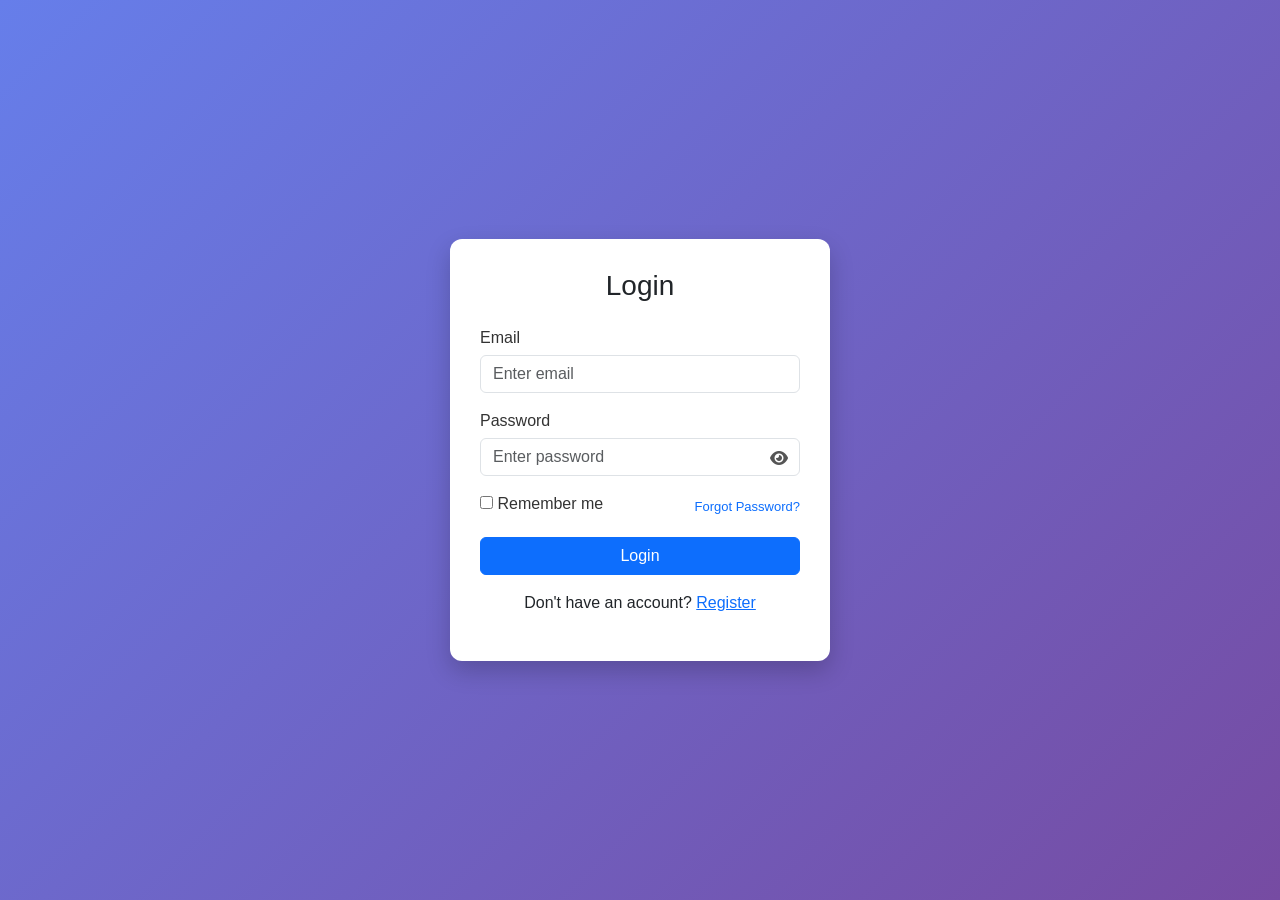
<file: index.html>
<!--Login.html-->
<!DOCTYPE html>
<html lang="en">
<head>
<meta charset="UTF-8">
<meta name="viewport" content="width=device-width, initial-scale=1.0">
<title>Login</title>

<link href="https://cdn.jsdelivr.net/npm/bootstrap@5.3.0/dist/css/bootstrap.min.css" rel="stylesheet">
<link rel="stylesheet" href="style.css">

<!-- Font Awesome -->
<link rel="stylesheet" href="https://cdnjs.cloudflare.com/ajax/libs/font-awesome/6.5.0/css/all.min.css">

</head>
<body>

<div class="container d-flex justify-content-center align-items-center vh-100">
  <div class="login-card">

    <h3 class="text-center mb-4">Login</h3>
    <div id="messageBox"></div>
    <form id="loginForm" autocomplete="off">

      <div class="mb-3">
        <label>Email</label>
        <input type="email" id="loginEmail" class="form-control" placeholder="Enter email" autocomplete="off" required>
      </div>

      <div class="mb-3 password-wrapper">
        <label>Password</label>
        <input type="password" id="loginPassword" class="form-control" placeholder="Enter password" autocomplete="off" required>

        <span class="toggle-icon" onclick="togglePassword('loginPassword', this)">
          <i class="fa-solid fa-eye"></i>
        </span>
      </div>
      <div class="d-flex justify-content-between align-items-center mb-3">
      
        <div>
          <input type="checkbox" id="remember">
          <label for="remember">Remember me</label>
        </div>

        <a href="#" class="forgot-link">Forgot Password?</a>

      </div>

      <button type="submit" class="btn btn-primary w-100">Login</button>

    </form>

    <p class="text-center mt-3">
      Don't have an account? <a href="register.html">Register</a>
    </p>

  </div>
</div>

<script src="script.js"></script>

</body>
</html>
</file>
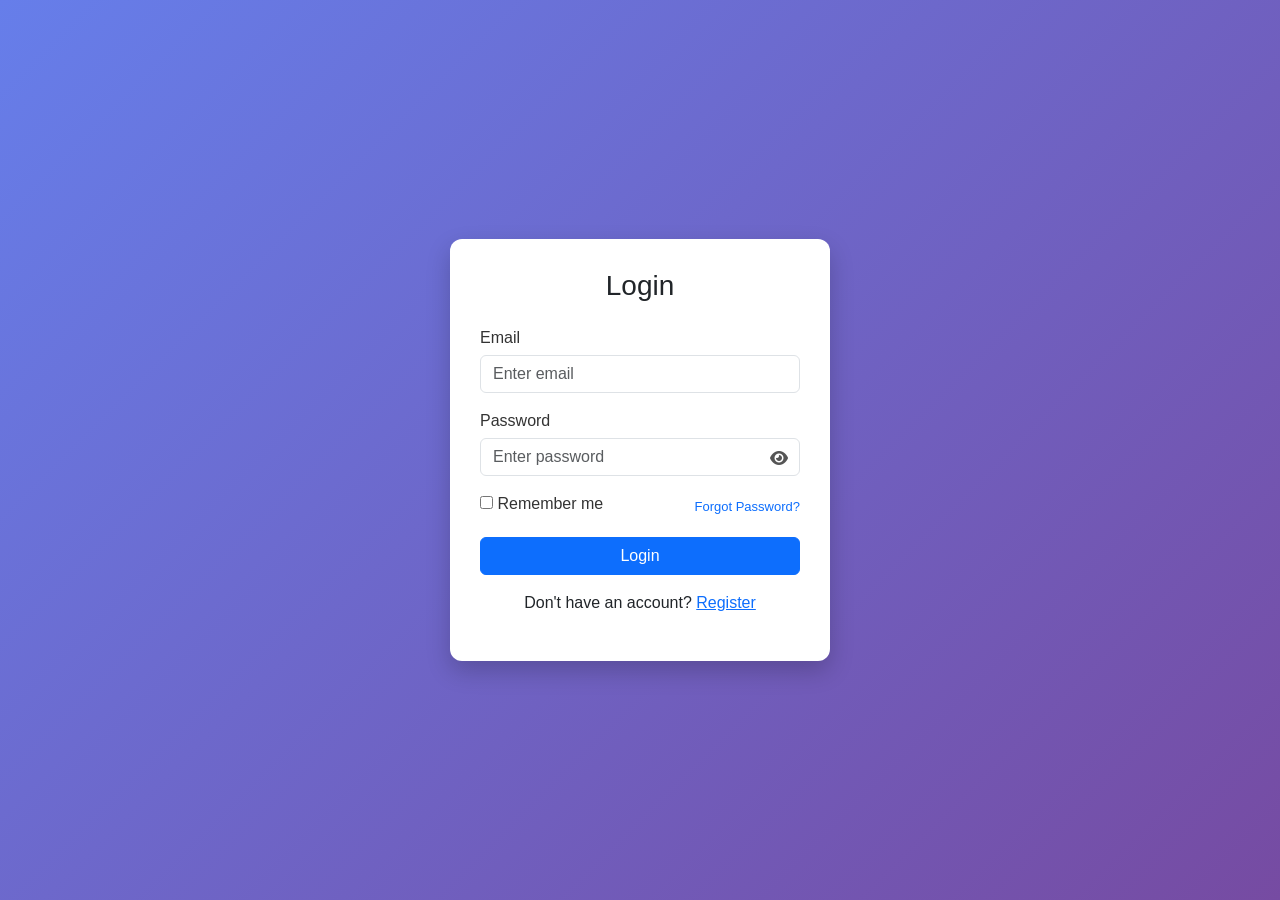
<file: login.html>
<!DOCTYPE html>
<html lang="en">
<head>
<meta charset="UTF-8">
<meta name="viewport" content="width=device-width, initial-scale=1.0">
<title>Login</title>

<link href="https://cdn.jsdelivr.net/npm/bootstrap@5.3.0/dist/css/bootstrap.min.css" rel="stylesheet">
<link rel="stylesheet" href="style.css">

<!-- Font Awesome -->
<link rel="stylesheet" href="https://cdnjs.cloudflare.com/ajax/libs/font-awesome/6.5.0/css/all.min.css">

</head>
<body>

<div class="container d-flex justify-content-center align-items-center vh-100">
  <div class="login-card">

    <h3 class="text-center mb-4">Login</h3>
    <div id="messageBox"></div>
    <form id="loginForm">

      <div class="mb-3">
        <label>Email</label>
        <input type="email" id="loginEmail" class="form-control" placeholder="Enter email" required>
      </div>

      <div class="mb-3 password-wrapper">
        <label>Password</label>
        <input type="password" id="loginPassword" class="form-control" placeholder="Enter password" required>

        <span class="toggle-icon" onclick="togglePassword('loginPassword', this)">
          <i class="fa-solid fa-eye"></i>
        </span>
      </div>
      <div class="d-flex justify-content-between align-items-center mb-3">
      
        <div>
          <input type="checkbox" id="remember">
          <label for="remember"> Remember me</label>
        </div>

        <a href="#" class="forgot-link">Forgot Password?</a>

      </div>

      <button type="submit" class="btn btn-primary w-100">Login</button>

    </form>

    <p class="text-center mt-3">
      Don't have an account? <a href="register.html">Register</a>
    </p>

  </div>
</div>

<script src="script.js"></script>

</body>
</html>
</file>
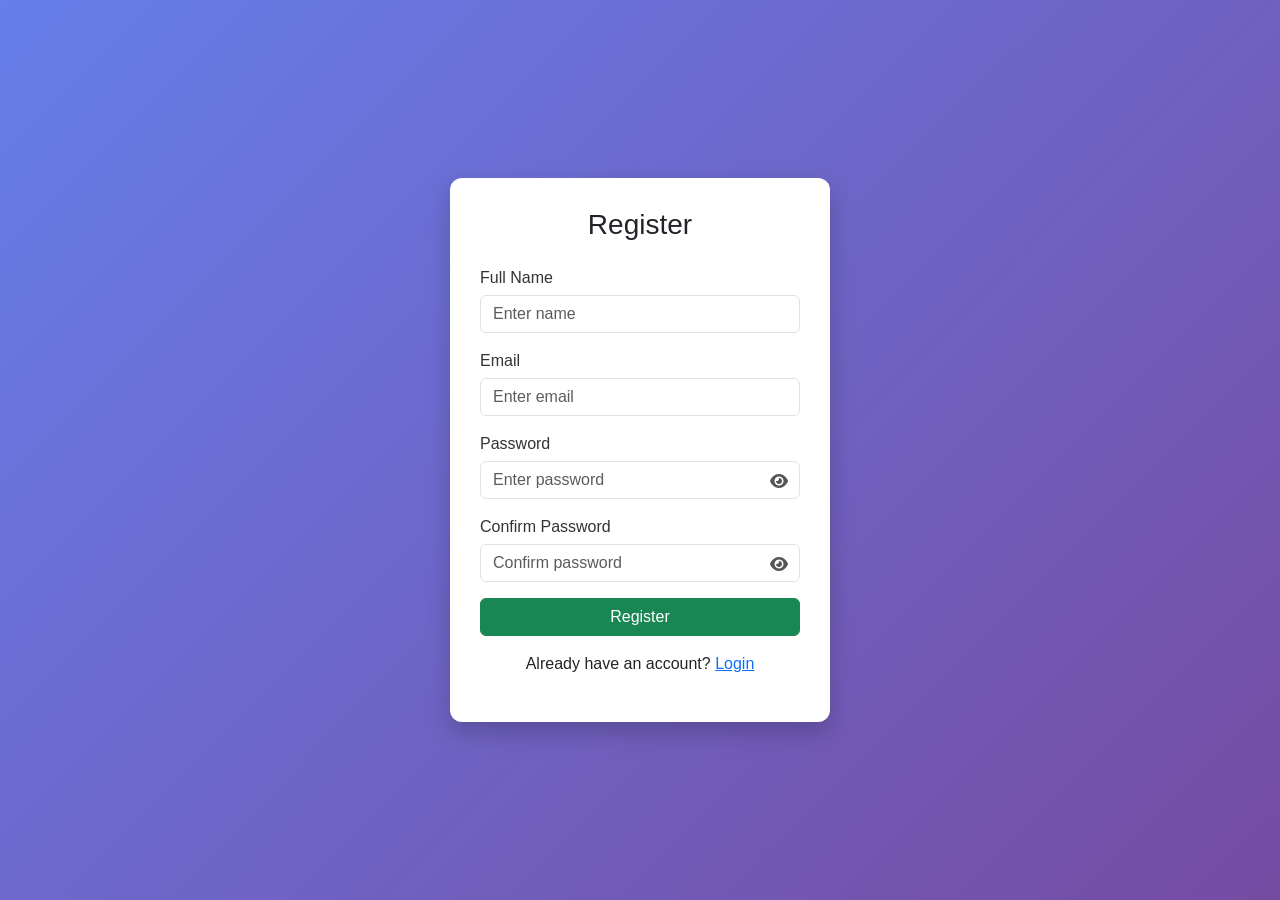
<file: register.html>
<!DOCTYPE html>
<html lang="en">
<head>
<meta charset="UTF-8">
<meta name="viewport" content="width=device-width, initial-scale=1.0">
<title>Register</title>

<link href="https://cdn.jsdelivr.net/npm/bootstrap@5.3.0/dist/css/bootstrap.min.css" rel="stylesheet">
<link rel="stylesheet" href="style.css">

<link rel="stylesheet" href="https://cdnjs.cloudflare.com/ajax/libs/font-awesome/6.5.0/css/all.min.css">

</head>
<body>

<div class="container d-flex justify-content-center align-items-center vh-100">
  <div class="login-card">

    <h3 class="text-center mb-4">Register</h3>
    <div id="messageBox"></div>
    <form id="registerForm" autocomplete="off">

      <div class="mb-3">
        <label>Full Name</label>
        <input type="text" id="name" class="form-control" placeholder="Enter name" autocomplete="off" required>
      </div>

      <div class="mb-3">
        <label>Email</label>
        <input type="email" id="email" class="form-control" placeholder="Enter email" autocomplete="off" required>
      </div>

      <div class="mb-3 password-wrapper">
        <label>Password</label>
        <input type="password" id="password" class="form-control" placeholder="Enter password" autocomplete="off" required>

        <span class="toggle-icon" onclick="togglePassword('password', this)">
          <i class="fa-solid fa-eye"></i>
        </span>
      </div>

      <div class="mb-3 password-wrapper">
        <label>Confirm Password</label>
        <input type="password" id="confirmPassword" class="form-control" placeholder="Confirm password" required>

        <span class="toggle-icon" onclick="togglePassword('confirmPassword', this)">
          <i class="fa-solid fa-eye"></i>
        </span>
      </div>

      <button type="submit" class="btn btn-success w-100">Register</button>

    </form>

    <p class="text-center mt-3">
      Already have an account? <a href="index.html">Login</a>
    </p>

  </div>
</div>

<script src="script.js"></script>

</body>
</html>
</file>
<file: style.css>
body{
  margin:0;
  height:100vh;
  display:flex;
  justify-content:center;
  align-items:center;
  font-family:'Segoe UI', sans-serif;
  background: linear-gradient(135deg, #667eea, #764ba2);
}

#messageBox{
  margin-bottom:15px;
}

.message{
  padding:10px;
  border-radius:6px;
  font-size:14px;
}

.success{
  background:#d4edda;
  color:#155724;
  font-weight:500;
}

.error{
  background:#f8d7da;
  color:#721c24;
  font-weight:500;
}

/* Card */
.login-card{
  width:380px;
  padding:30px;
  border-radius:12px;
  background:white;
  box-shadow:0 10px 25px rgba(0,0,0,0.2);
}

/* Labels */
label{
  font-weight:500;
  color:#333;
  margin-bottom:5px;
}

/* Password Icon */
.password-wrapper{
  position:relative;
}

.toggle-icon{
  position:absolute;
  right:12px;
  top:38px;
  cursor:pointer;
  color:#555;
}

.toggle-icon:hover{
  color:#000;
}

/* Alerts */
.alert{
  position:fixed;
  top:20px;
  right:20px;
  padding:12px 18px;
  border-radius:8px;
  color:white;
  z-index:1000;
}

.forgot-link{
  font-size:13px;
  text-decoration:none;
}

.forgot-link:hover{
  text-decoration:underline;
}

.alert-success{ background:#28a745; }
.alert-danger{ background:#dc3545; }
</file>
